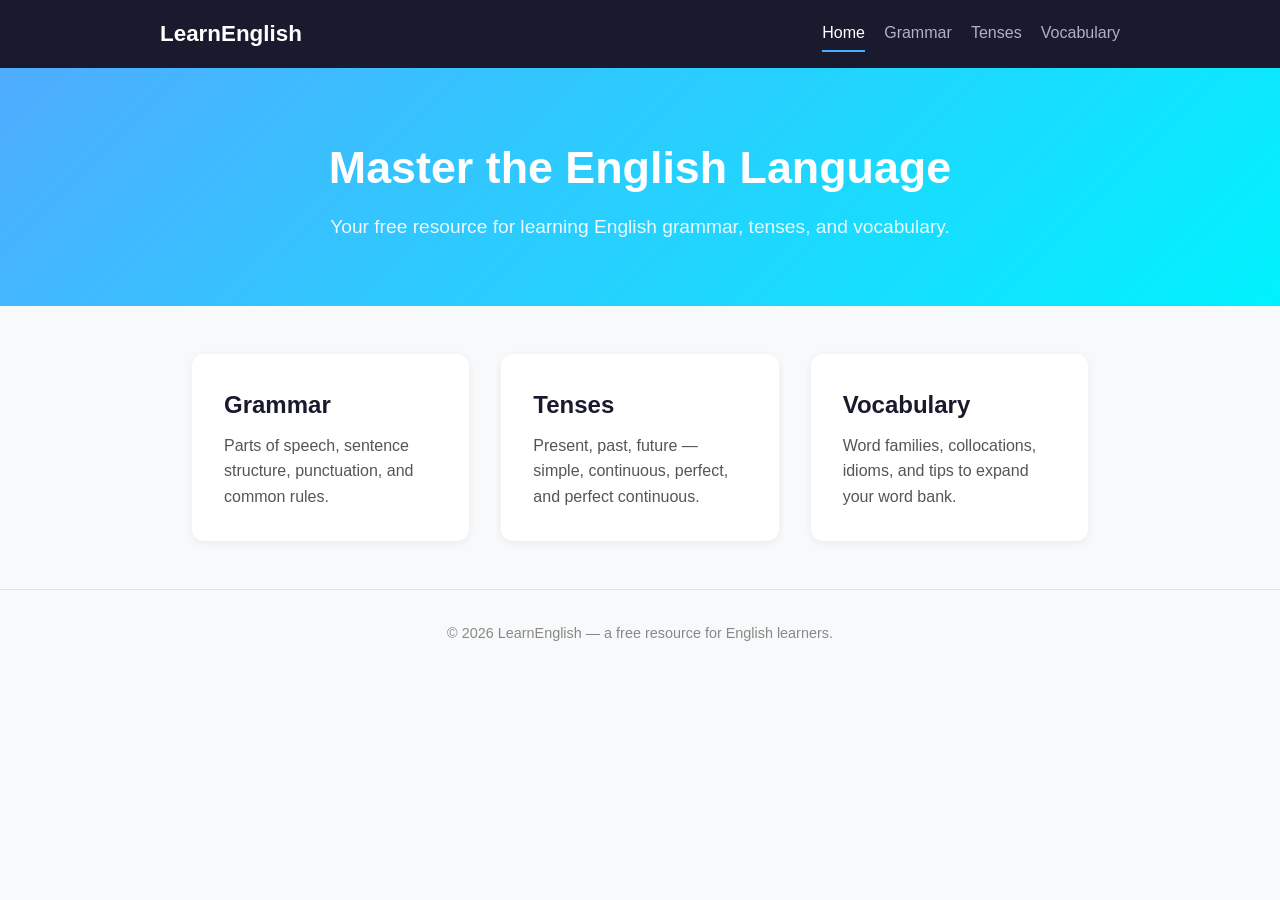
<file: english-website/index.html>
<!DOCTYPE html>
<html lang="en">
<head>
  <meta charset="UTF-8">
  <meta name="viewport" content="width=device-width, initial-scale=1.0">
  <title>Learn English</title>
  <link rel="stylesheet" href="style.css">
</head>
<body>
  <nav>
    <div class="nav-inner">
      <a href="index.html" class="logo">LearnEnglish</a>
      <div class="nav-links">
        <a href="index.html" class="active">Home</a>
        <a href="grammar.html">Grammar</a>
        <a href="tenses.html">Tenses</a>
        <a href="vocabulary.html">Vocabulary</a>
      </div>
    </div>
  </nav>

  <section class="hero">
    <h1>Master the English Language</h1>
    <p>Your free resource for learning English grammar, tenses, and vocabulary.</p>
  </section>

  <main class="cards">
    <a href="grammar.html" class="card">
      <h2>Grammar</h2>
      <p>Parts of speech, sentence structure, punctuation, and common rules.</p>
    </a>
    <a href="tenses.html" class="card">
      <h2>Tenses</h2>
      <p>Present, past, future — simple, continuous, perfect, and perfect continuous.</p>
    </a>
    <a href="vocabulary.html" class="card">
      <h2>Vocabulary</h2>
      <p>Word families, collocations, idioms, and tips to expand your word bank.</p>
    </a>
  </main>

  <footer>
    <p>&copy; 2026 LearnEnglish &mdash; a free resource for English learners.</p>
  </footer>
</body>
</html>
</file>
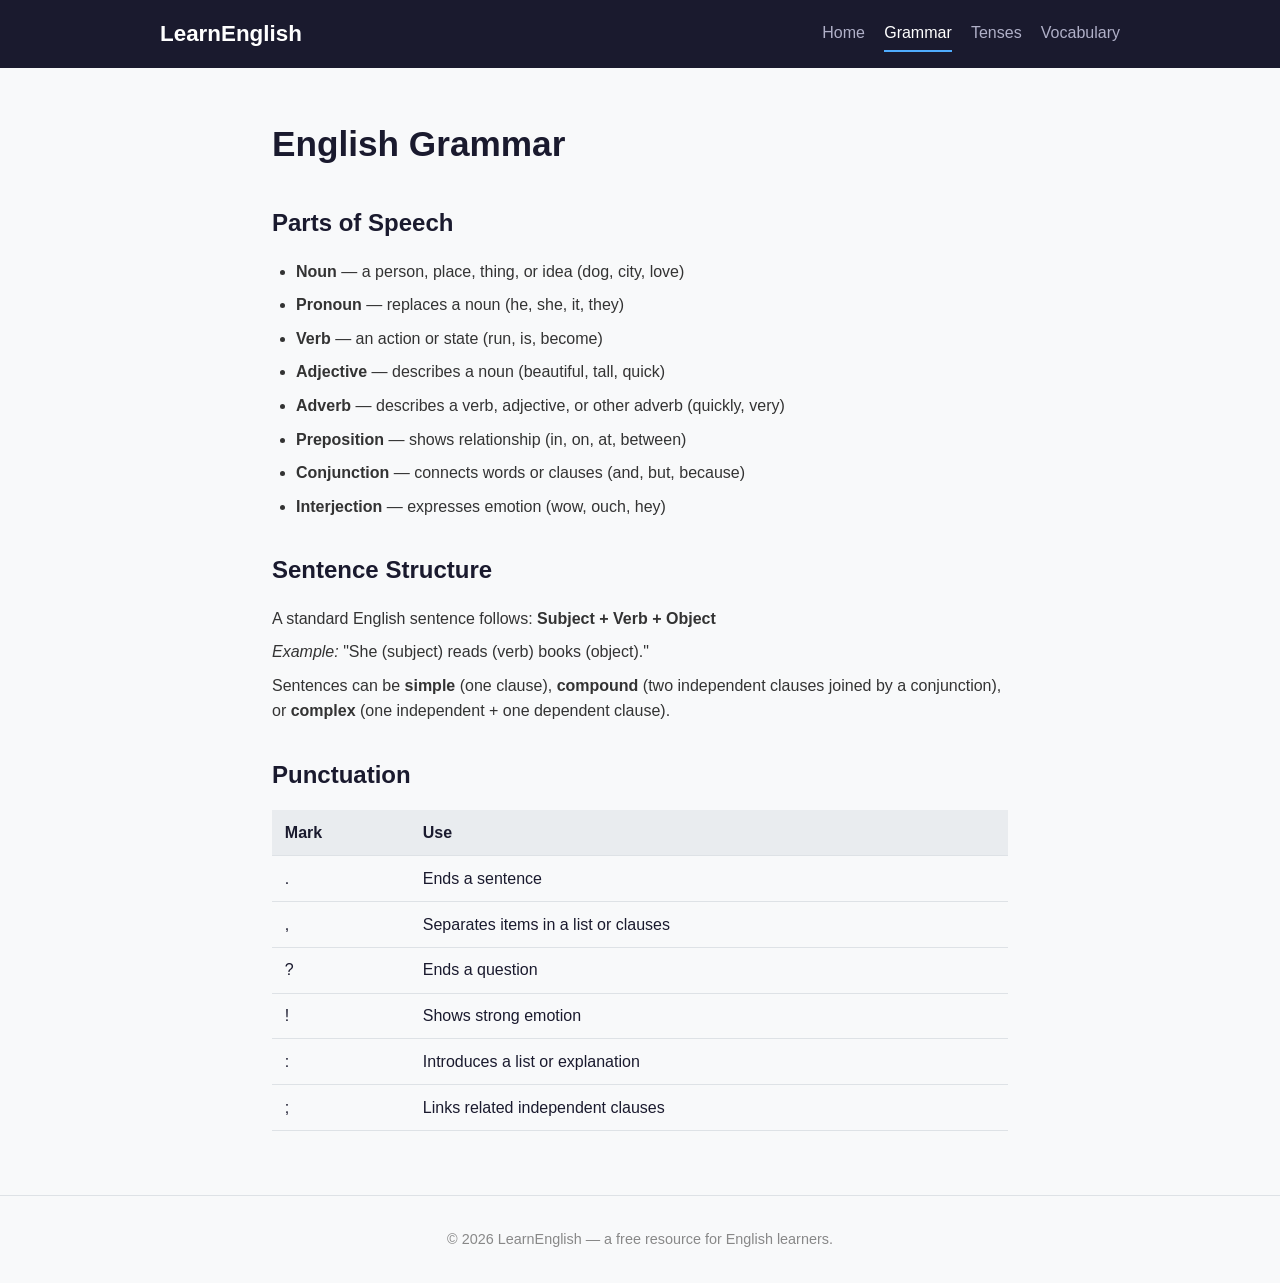
<file: english-website/grammar.html>
<!DOCTYPE html>
<html lang="en">
<head>
  <meta charset="UTF-8">
  <meta name="viewport" content="width=device-width, initial-scale=1.0">
  <title>Grammar - Learn English</title>
  <link rel="stylesheet" href="style.css">
</head>
<body>
  <nav>
    <div class="nav-inner">
      <a href="index.html" class="logo">LearnEnglish</a>
      <div class="nav-links">
        <a href="index.html">Home</a>
        <a href="grammar.html" class="active">Grammar</a>
        <a href="tenses.html">Tenses</a>
        <a href="vocabulary.html">Vocabulary</a>
      </div>
    </div>
  </nav>

  <main class="content">
    <h1>English Grammar</h1>

    <section>
      <h2>Parts of Speech</h2>
      <ul>
        <li><strong>Noun</strong> &mdash; a person, place, thing, or idea (dog, city, love)</li>
        <li><strong>Pronoun</strong> &mdash; replaces a noun (he, she, it, they)</li>
        <li><strong>Verb</strong> &mdash; an action or state (run, is, become)</li>
        <li><strong>Adjective</strong> &mdash; describes a noun (beautiful, tall, quick)</li>
        <li><strong>Adverb</strong> &mdash; describes a verb, adjective, or other adverb (quickly, very)</li>
        <li><strong>Preposition</strong> &mdash; shows relationship (in, on, at, between)</li>
        <li><strong>Conjunction</strong> &mdash; connects words or clauses (and, but, because)</li>
        <li><strong>Interjection</strong> &mdash; expresses emotion (wow, ouch, hey)</li>
      </ul>
    </section>

    <section>
      <h2>Sentence Structure</h2>
      <p>A standard English sentence follows: <strong>Subject + Verb + Object</strong></p>
      <p><em>Example:</em> "She (subject) reads (verb) books (object)."</p>
      <p>Sentences can be <strong>simple</strong> (one clause), <strong>compound</strong> (two independent clauses joined by a conjunction), or <strong>complex</strong> (one independent + one dependent clause).</p>
    </section>

    <section>
      <h2>Punctuation</h2>
      <table>
        <tr><th>Mark</th><th>Use</th></tr>
        <tr><td>.</td><td>Ends a sentence</td></tr>
        <tr><td>,</td><td>Separates items in a list or clauses</td></tr>
        <tr><td>?</td><td>Ends a question</td></tr>
        <tr><td>!</td><td>Shows strong emotion</td></tr>
        <tr><td>:</td><td>Introduces a list or explanation</td></tr>
        <tr><td>;</td><td>Links related independent clauses</td></tr>
      </table>
    </section>
  </main>

  <footer>
    <p>&copy; 2026 LearnEnglish &mdash; a free resource for English learners.</p>
  </footer>
</body>
</html>
</file>
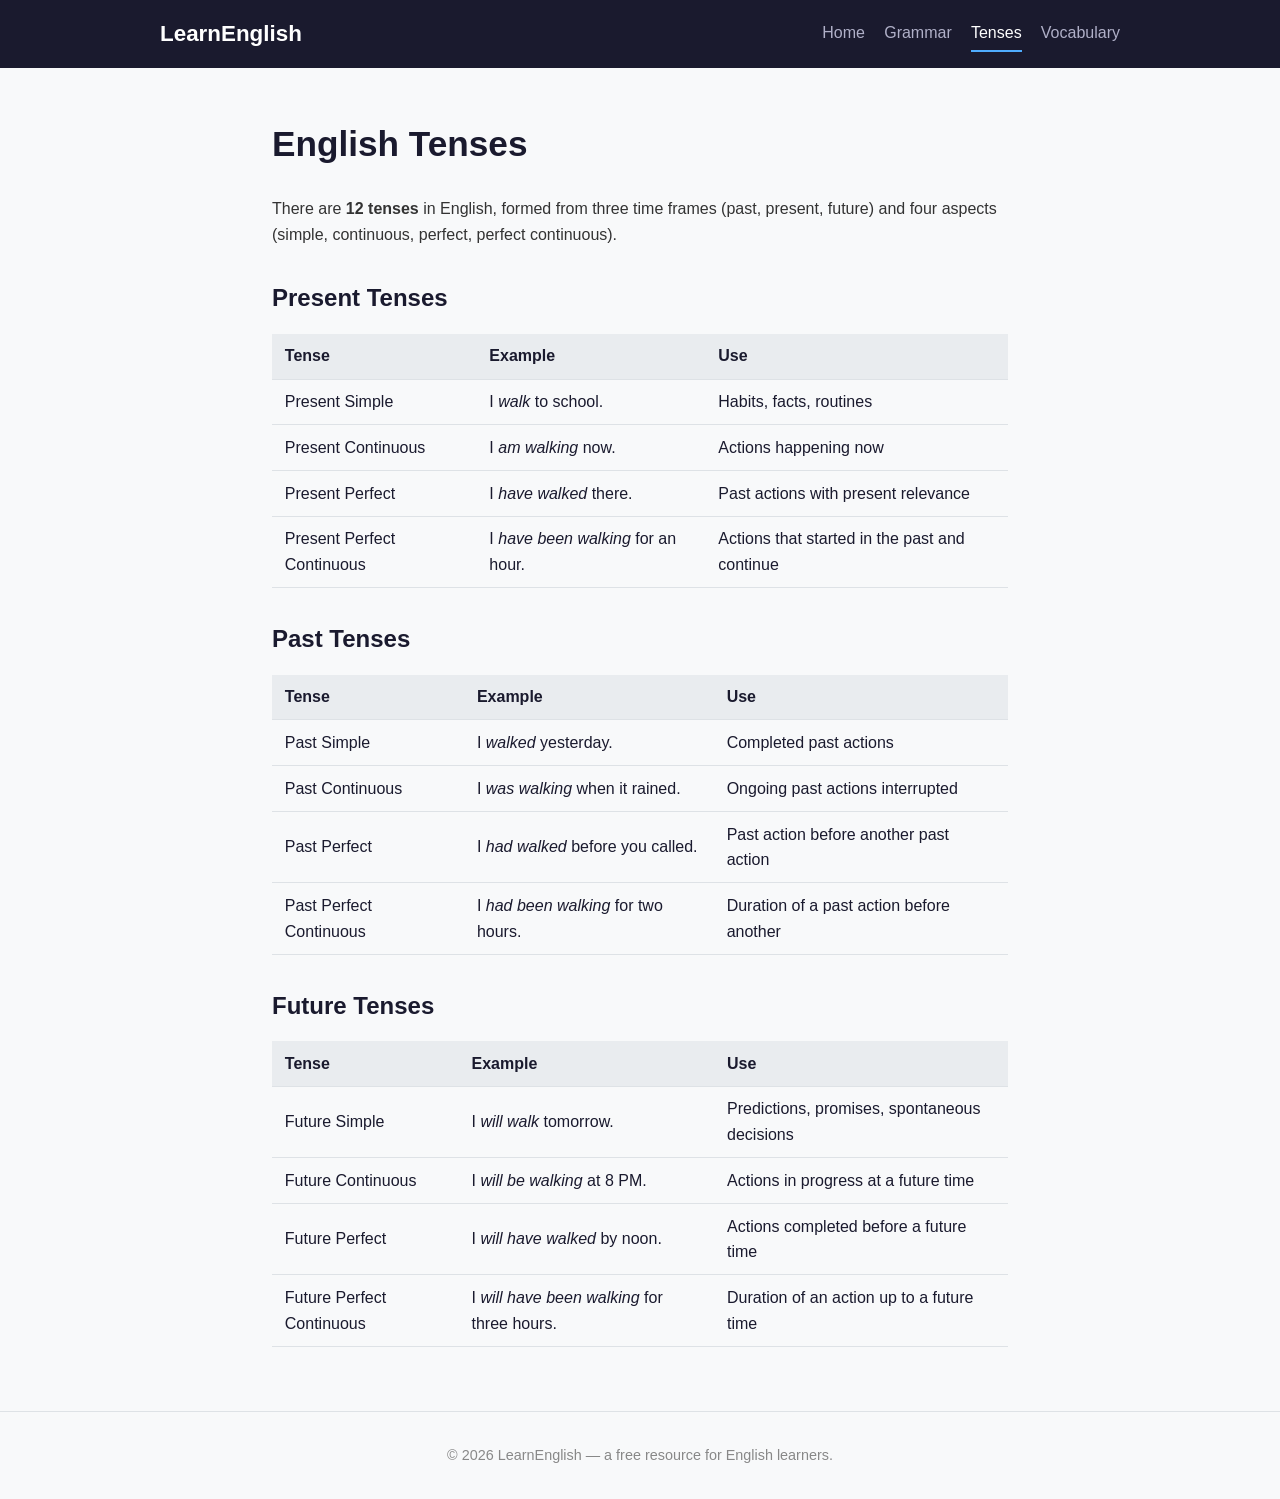
<file: english-website/tenses.html>
<!DOCTYPE html>
<html lang="en">
<head>
  <meta charset="UTF-8">
  <meta name="viewport" content="width=device-width, initial-scale=1.0">
  <title>Tenses - Learn English</title>
  <link rel="stylesheet" href="style.css">
</head>
<body>
  <nav>
    <div class="nav-inner">
      <a href="index.html" class="logo">LearnEnglish</a>
      <div class="nav-links">
        <a href="index.html">Home</a>
        <a href="grammar.html">Grammar</a>
        <a href="tenses.html" class="active">Tenses</a>
        <a href="vocabulary.html">Vocabulary</a>
      </div>
    </div>
  </nav>

  <main class="content">
    <h1>English Tenses</h1>
    <p>There are <strong>12 tenses</strong> in English, formed from three time frames (past, present, future) and four aspects (simple, continuous, perfect, perfect continuous).</p>

    <section>
      <h2>Present Tenses</h2>
      <table>
        <tr><th>Tense</th><th>Example</th><th>Use</th></tr>
        <tr><td>Present Simple</td><td>I <em>walk</em> to school.</td><td>Habits, facts, routines</td></tr>
        <tr><td>Present Continuous</td><td>I <em>am walking</em> now.</td><td>Actions happening now</td></tr>
        <tr><td>Present Perfect</td><td>I <em>have walked</em> there.</td><td>Past actions with present relevance</td></tr>
        <tr><td>Present Perfect Continuous</td><td>I <em>have been walking</em> for an hour.</td><td>Actions that started in the past and continue</td></tr>
      </table>
    </section>

    <section>
      <h2>Past Tenses</h2>
      <table>
        <tr><th>Tense</th><th>Example</th><th>Use</th></tr>
        <tr><td>Past Simple</td><td>I <em>walked</em> yesterday.</td><td>Completed past actions</td></tr>
        <tr><td>Past Continuous</td><td>I <em>was walking</em> when it rained.</td><td>Ongoing past actions interrupted</td></tr>
        <tr><td>Past Perfect</td><td>I <em>had walked</em> before you called.</td><td>Past action before another past action</td></tr>
        <tr><td>Past Perfect Continuous</td><td>I <em>had been walking</em> for two hours.</td><td>Duration of a past action before another</td></tr>
      </table>
    </section>

    <section>
      <h2>Future Tenses</h2>
      <table>
        <tr><th>Tense</th><th>Example</th><th>Use</th></tr>
        <tr><td>Future Simple</td><td>I <em>will walk</em> tomorrow.</td><td>Predictions, promises, spontaneous decisions</td></tr>
        <tr><td>Future Continuous</td><td>I <em>will be walking</em> at 8 PM.</td><td>Actions in progress at a future time</td></tr>
        <tr><td>Future Perfect</td><td>I <em>will have walked</em> by noon.</td><td>Actions completed before a future time</td></tr>
        <tr><td>Future Perfect Continuous</td><td>I <em>will have been walking</em> for three hours.</td><td>Duration of an action up to a future time</td></tr>
      </table>
    </section>
  </main>

  <footer>
    <p>&copy; 2026 LearnEnglish &mdash; a free resource for English learners.</p>
  </footer>
</body>
</html>
</file>
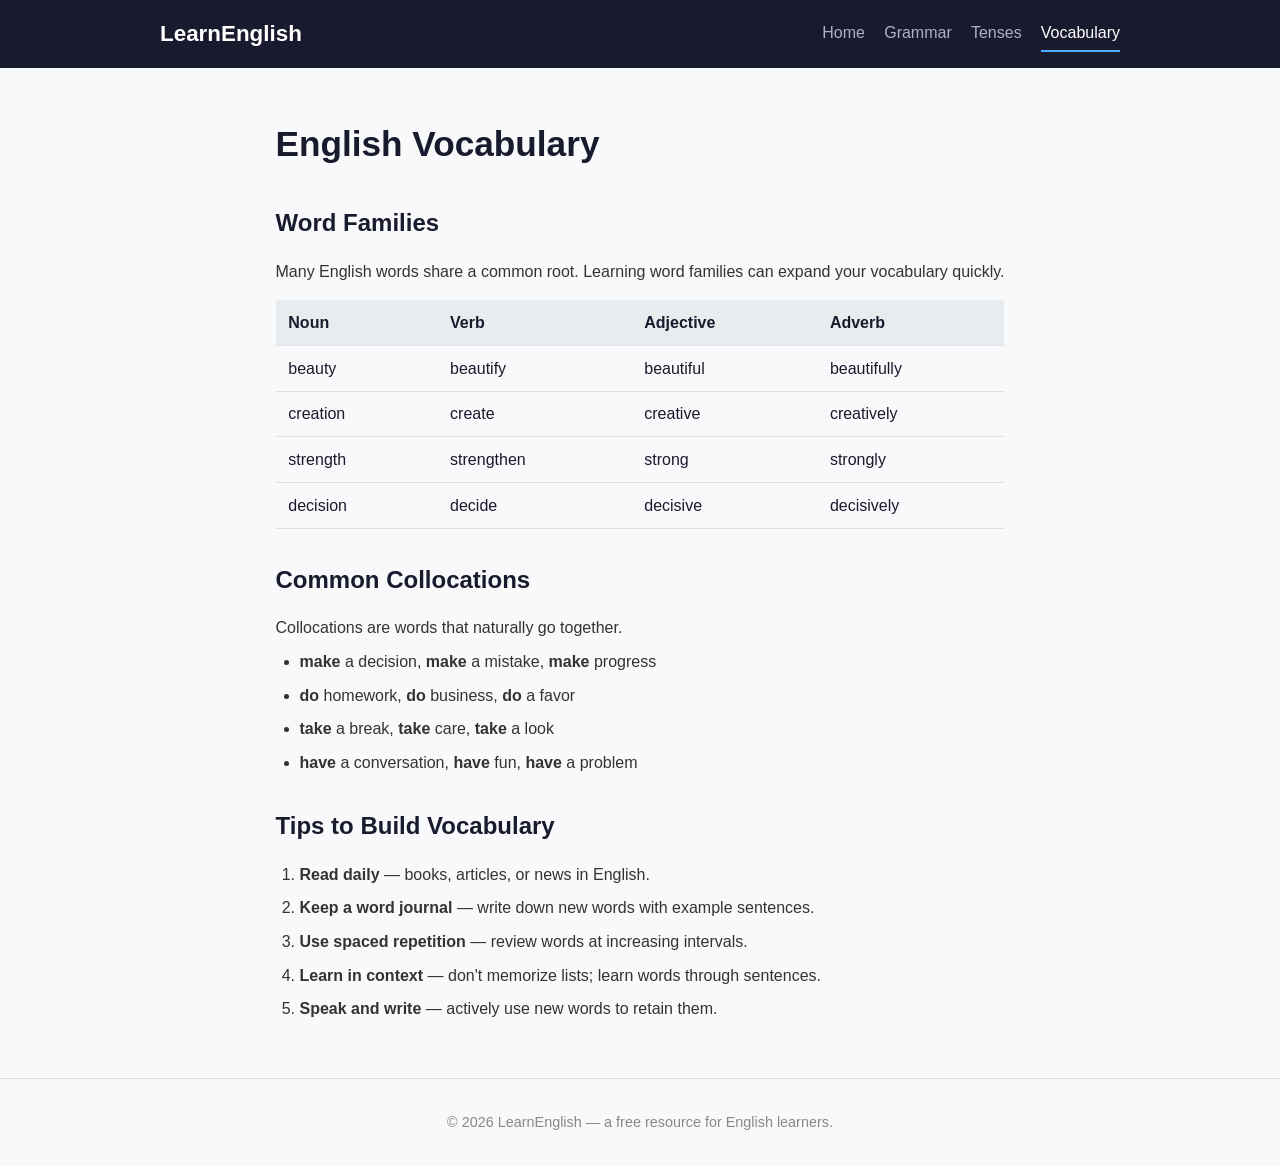
<file: english-website/vocabulary.html>
<!DOCTYPE html>
<html lang="en">
<head>
  <meta charset="UTF-8">
  <meta name="viewport" content="width=device-width, initial-scale=1.0">
  <title>Vocabulary - Learn English</title>
  <link rel="stylesheet" href="style.css">
</head>
<body>
  <nav>
    <div class="nav-inner">
      <a href="index.html" class="logo">LearnEnglish</a>
      <div class="nav-links">
        <a href="index.html">Home</a>
        <a href="grammar.html">Grammar</a>
        <a href="tenses.html">Tenses</a>
        <a href="vocabulary.html" class="active">Vocabulary</a>
      </div>
    </div>
  </nav>

  <main class="content">
    <h1>English Vocabulary</h1>

    <section>
      <h2>Word Families</h2>
      <p>Many English words share a common root. Learning word families can expand your vocabulary quickly.</p>
      <table>
        <tr><th>Noun</th><th>Verb</th><th>Adjective</th><th>Adverb</th></tr>
        <tr><td>beauty</td><td>beautify</td><td>beautiful</td><td>beautifully</td></tr>
        <tr><td>creation</td><td>create</td><td>creative</td><td>creatively</td></tr>
        <tr><td>strength</td><td>strengthen</td><td>strong</td><td>strongly</td></tr>
        <tr><td>decision</td><td>decide</td><td>decisive</td><td>decisively</td></tr>
      </table>
    </section>

    <section>
      <h2>Common Collocations</h2>
      <p>Collocations are words that naturally go together.</p>
      <ul>
        <li><strong>make</strong> a decision, <strong>make</strong> a mistake, <strong>make</strong> progress</li>
        <li><strong>do</strong> homework, <strong>do</strong> business, <strong>do</strong> a favor</li>
        <li><strong>take</strong> a break, <strong>take</strong> care, <strong>take</strong> a look</li>
        <li><strong>have</strong> a conversation, <strong>have</strong> fun, <strong>have</strong> a problem</li>
      </ul>
    </section>

    <section>
      <h2>Tips to Build Vocabulary</h2>
      <ol>
        <li><strong>Read daily</strong> &mdash; books, articles, or news in English.</li>
        <li><strong>Keep a word journal</strong> &mdash; write down new words with example sentences.</li>
        <li><strong>Use spaced repetition</strong> &mdash; review words at increasing intervals.</li>
        <li><strong>Learn in context</strong> &mdash; don't memorize lists; learn words through sentences.</li>
        <li><strong>Speak and write</strong> &mdash; actively use new words to retain them.</li>
      </ol>
    </section>
  </main>

  <footer>
    <p>&copy; 2026 LearnEnglish &mdash; a free resource for English learners.</p>
  </footer>
</body>
</html>
</file>
<file: english-website/style.css>
* {
  margin: 0;
  padding: 0;
  box-sizing: border-box;
}

body {
  font-family: -apple-system, BlinkMacSystemFont, 'Segoe UI', Roboto, Oxygen, sans-serif;
  line-height: 1.6;
  color: #1a1a2e;
  background: #f8f9fa;
  min-height: 100vh;
  display: flex;
  flex-direction: column;
}

nav {
  background: #1a1a2e;
  padding: 1rem 2rem;
  position: sticky;
  top: 0;
  z-index: 10;
}

.nav-inner {
  max-width: 960px;
  margin: 0 auto;
  display: flex;
  align-items: center;
  justify-content: space-between;
  flex-wrap: wrap;
  gap: 0.5rem;
}

.logo {
  font-size: 1.4rem;
  font-weight: 700;
  color: #fff;
  text-decoration: none;
}

.nav-links {
  display: flex;
  gap: 1.2rem;
}

.nav-links a {
  color: #b0b0c8;
  text-decoration: none;
  font-weight: 500;
  padding: 0.25rem 0;
  border-bottom: 2px solid transparent;
  transition: 0.2s;
}

.nav-links a:hover,
.nav-links a.active {
  color: #fff;
  border-bottom-color: #4facfe;
}

.hero {
  background: linear-gradient(135deg, #4facfe 0%, #00f2fe 100%);
  color: #fff;
  text-align: center;
  padding: 4rem 2rem;
}

.hero h1 {
  font-size: 2.8rem;
  margin-bottom: 0.5rem;
}

.hero p {
  font-size: 1.2rem;
  opacity: 0.9;
}

.cards {
  max-width: 960px;
  margin: 0 auto;
  padding: 3rem 2rem;
  display: grid;
  grid-template-columns: repeat(auto-fit, minmax(250px, 1fr));
  gap: 2rem;
}

.card {
  background: #fff;
  padding: 2rem;
  border-radius: 12px;
  text-decoration: none;
  color: inherit;
  box-shadow: 0 2px 8px rgba(0,0,0,0.06);
  transition: 0.25s;
}

.card:hover {
  transform: translateY(-4px);
  box-shadow: 0 8px 24px rgba(0,0,0,0.1);
}

.card h2 {
  color: #1a1a2e;
  margin-bottom: 0.5rem;
}

.card p {
  color: #555;
}

.content {
  max-width: 800px;
  margin: 0 auto;
  padding: 3rem 2rem;
  flex: 1;
}

.content h1 {
  font-size: 2.2rem;
  margin-bottom: 1.5rem;
  color: #1a1a2e;
}

.content h2 {
  font-size: 1.5rem;
  margin: 2rem 0 1rem;
  color: #1a1a2e;
}

.content p,
.content li {
  color: #333;
  margin-bottom: 0.5rem;
}

.content ul,
.content ol {
  padding-left: 1.5rem;
}

table {
  width: 100%;
  border-collapse: collapse;
  margin: 1rem 0;
}

th, td {
  text-align: left;
  padding: 0.6rem 0.8rem;
  border-bottom: 1px solid #dee2e6;
}

th {
  background: #e9ecef;
  font-weight: 600;
}

footer {
  text-align: center;
  padding: 2rem;
  color: #888;
  font-size: 0.9rem;
  border-top: 1px solid #dee2e6;
}

@media (max-width: 600px) {
  .hero h1 { font-size: 2rem; }
  .nav-inner { flex-direction: column; }
}
</file>
